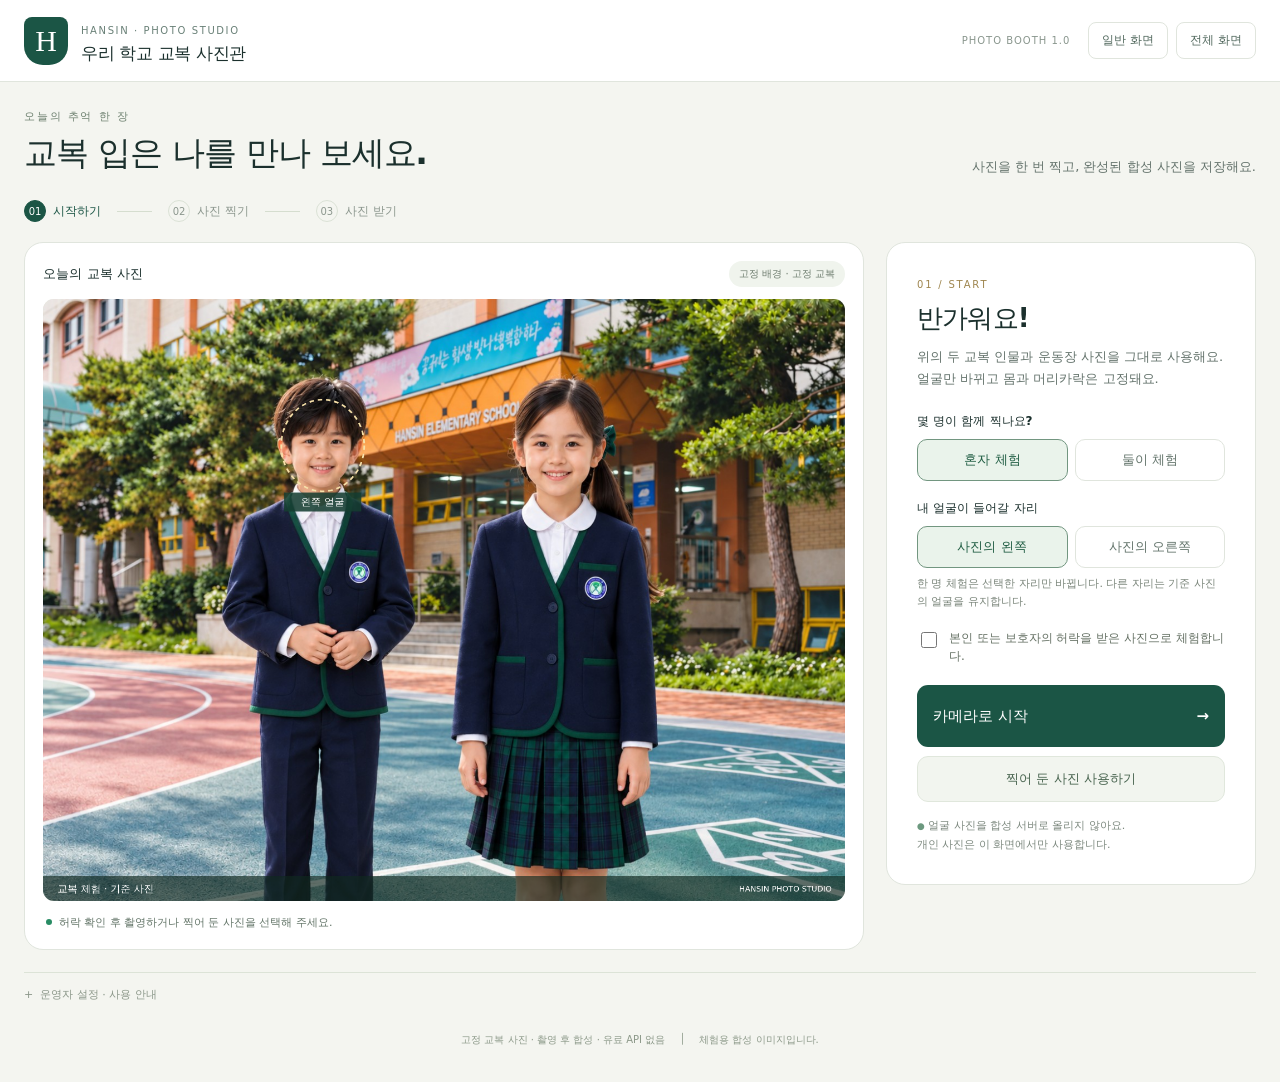
<file: index.html>
<!doctype html>
<html lang="ko">
<head>
<meta charset="utf-8">
<meta name="viewport" content="width=device-width,initial-scale=1,viewport-fit=cover">
<meta name="theme-color" content="#163d35">
<meta name="referrer" content="no-referrer">
<title>교복 사진관 · 포토 부스</title>
<link rel="stylesheet" href="assets/style.css?v=booth1">
<script src="js/compositor.js?v=booth1" defer></script>
<script src="js/app.js?v=booth1" defer></script>
</head>
<body>
<header class="topbar"><a class="brand" href="./"><span class="brandmark" aria-hidden="true">H</span><span><small>HANSIN · PHOTO STUDIO</small><strong>우리 학교 교복 사진관</strong></span></a><div class="topactions"><span class="version">PHOTO BOOTH 1.0</span><button id="mode" class="quiet">일반 화면</button><button id="fullscreen" class="quiet">전체 화면</button></div></header>
<main>
<div class="sectionhead"><div><span class="eyebrow">오늘의 추억 한 장</span><h1 id="heading">교복 입은 나를 만나 보세요.</h1></div><p id="subtitle">사진을 한 번 찍고, 완성된 합성 사진을 저장해요.</p></div>
<nav class="steps" aria-label="체험 순서"><span data-step="welcome" class="current"><b>01</b> 시작하기</span><i></i><span data-step="camera"><b>02</b> 사진 찍기</span><i></i><span data-step="result"><b>03</b> 사진 받기</span></nav>
<div class="workspace">
<section class="picture-card">
<div class="picture-top"><span id="viewLabel">오늘의 교복 사진</span><span class="pill" id="pictureTag">고정 배경 · 고정 교복</span></div>
<div class="stage" id="stage"><canvas id="result" width="1440" height="1080" aria-label="운동장 배경의 교복 합성 사진"></canvas><canvas id="guides" width="1440" height="1080" aria-label="얼굴 자리 선택"></canvas><div id="baseLoading" class="stage-cover">기준 사진을 준비하고 있어요…</div></div>
<div class="camera-stage" id="cameraStage" hidden><video id="video" playsinline autoplay muted></video><div class="face-guides" id="faceGuides"><i></i><i></i></div><span class="camera-badge">촬영 준비 화면 · 실시간 합성이 아닙니다</span><div id="countdown" hidden aria-live="assertive">3</div></div>
<div id="sourceArea" hidden><canvas id="sourceView" width="720" height="540" aria-label="촬영 원본 · 수동 얼굴 위치 지정"></canvas><p id="manualHint" class="manual-hint">화면 왼쪽 눈 → 오른쪽 눈 → 입 가운데를 차례로 눌러 주세요.</p></div>
<div class="caption"><span class="status-dot" id="dot"></span><span id="status" role="status" aria-live="polite">사진을 준비하고 있습니다.</span></div>
</section>
<aside class="control-card">
<div class="panel" id="welcomePanel">
<span class="number">01 / START</span><h2>반가워요!</h2><p class="muted">위의 두 교복 인물과 운동장 사진을 그대로 사용해요. 얼굴만 바뀌고 몸과 머리카락은 고정돼요.</p>
<fieldset><legend>몇 명이 함께 찍나요?</legend><div class="choice"><button class="selected" data-count="1" aria-pressed="true">혼자 체험</button><button data-count="2" aria-pressed="false">둘이 체험</button></div></fieldset>
<fieldset id="slotField"><legend>내 얼굴이 들어갈 자리</legend><div class="choice"><button class="selected" data-slot="0" aria-pressed="true">사진의 왼쪽</button><button data-slot="1" aria-pressed="false">사진의 오른쪽</button></div><small>한 명 체험은 선택한 자리만 바뀝니다. 다른 자리는 기준 사진의 얼굴을 유지합니다.</small></fieldset>
<label class="consent"><input type="checkbox" id="consent"><span>본인 또는 보호자의 허락을 받은 사진으로 체험합니다.</span></label>
<button id="start" class="primary large" disabled>카메라로 시작 <span>→</span></button>
<button id="upload" class="secondary">찍어 둔 사진 사용하기</button><input type="file" id="photoFile" accept="image/jpeg,image/png,image/webp,image/heic,image/heif" hidden>
<p class="privacy"><span>●</span> 얼굴 사진을 합성 서버로 올리지 않아요.<br>개인 사진은 이 화면에서만 사용합니다.</p>
</div>
<div class="panel" id="cameraPanel" hidden><span class="number">02 / CAMERA</span><h2>편안하게 웃어 주세요.</h2><p class="muted">얼굴이 안내선 안에 크게 보이게 서 주세요. 정면에서 밝게 찍을수록 경계가 자연스럽습니다.</p><p class="tip">몸 전체를 찍을 필요는 없어요.<br>얼굴과 어깨가 나오면 충분해요.</p><button id="capture" class="primary large" disabled>3초 뒤 촬영</button><div class="two"><button id="flip" class="secondary">카메라 전환</button><button id="cancel" class="secondary">취소</button></div><p class="privacy">촬영이 끝나면 카메라가 자동으로 꺼집니다.</p></div>
<div class="panel" id="processingPanel" hidden><span class="number">02 / PHOTO</span><div class="spinner" aria-hidden="true"></div><h2>사진을 맞추고 있어요.</h2><p class="muted" id="processMessage">눈·코·입의 위치를 찾는 중입니다.</p><button id="skipAuto" class="secondary">자동 인식 대신 직접 맞추기</button><button class="text-button" id="cancelProcessing">취소하고 처음으로</button></div>
<div class="panel" id="manualPanel" hidden><span class="number">02 / ALIGN</span><h2>얼굴 위치를 알려 주세요.</h2><p class="muted" id="manualDescription">자동 인식이 어려우면 촬영 사진에서 눈 두 곳과 입 한 곳을 눌러 맞출 수 있습니다.</p><div id="manualProgress" class="tip">왼쪽 눈을 눌러 주세요.</div><div class="two"><button id="undoManual" class="secondary">다시 지정</button><button id="retryAuto" class="secondary">자동 인식 다시</button></div><button id="manualCancel" class="text-button">다시 촬영하기</button></div>
<div class="panel" id="resultPanel" hidden><span class="number">03 / YOUR PHOTO</span><h2>오늘의 한 장, 완성!</h2><p class="muted" id="resultInfo">얼굴과 경계를 확인하고 저장해 주세요.</p><button id="download" class="primary large">사진 저장하기 <span>↓</span></button><div class="two"><button id="print" class="secondary">사진 인쇄</button><button id="retake" class="secondary">다시 찍기</button></div><button id="next" class="next-button">다음 체험자 시작 →</button>
<details id="adjustments"><summary>얼굴 위치 · 밝기 미세 조절</summary><label>조절할 얼굴<select id="editSlot"><option value="0">사진의 왼쪽</option><option value="1">사진의 오른쪽</option></select></label><div id="sourceChoices"></div><label>얼굴 크기 <output id="sizeValue">100%</output><input type="range" id="size" min="92" max="113" value="100"></label><label>좌우 이동 <output id="offsetXValue">0</output><input type="range" id="offsetX" min="-30" max="30" value="0"></label><label>위아래 이동 <output id="offsetYValue">0</output><input type="range" id="offsetY" min="-30" max="30" value="0"></label><label>경계 부드러움 <output id="featherValue">8%</output><input type="range" id="feather" min="2" max="20" value="8"></label><label>사진 조명에 맞추기 <output id="toneValue">40%</output><input type="range" id="tone" min="0" max="100" value="40"></label><button class="secondary" id="resetAdjust">기본값으로</button></details>
<p class="privacy">‘다음 체험자’를 누르면 이 화면의 촬영·합성 사진이 지워집니다. 이미 저장하거나 인쇄한 사진은 남습니다.</p></div>
</aside></div>
<div id="idleWarning" class="idle-warning" hidden role="status"></div>
<details class="operator"><summary>운영자 설정 · 사용 안내</summary><div class="operator-grid"><label>부스 자동 초기화<select id="idleSeconds"><option value="60">60초 동안 조작이 없으면</option><option value="90" selected>90초 동안 조작이 없으면</option><option value="120">120초 동안 조작이 없으면</option><option value="0">사용 안 함</option></select></label><label>카메라 촬영 대기<select id="countSeconds"><option value="3" selected>3초 카운트다운</option><option value="5">5초 카운트다운</option></select></label><button id="prepareModel" class="secondary">자동 인식 미리 준비</button><button id="resetAll" class="secondary">체험 데이터 지우기</button></div><p id="modelStatus">자동 인식 모델은 처음 사용할 때 인터넷에서 받습니다. 사진은 전송하지 않습니다.</p><p>고정된 두 인물의 사진에 얼굴 부분만 맞추는 방식입니다. 머리카락·귀·목·손·몸의 자세는 기준 사진에 남습니다. 정면 사진을 권장하며, 실사 AI 합성과 동일한 품질을 보장하지 않습니다.</p><p class="warning">배경은 제공된 이미지를 사용했습니다. 배경 간판에는 ‘HANYANG ELEMENTARY SCHOOL’이 표시되어 있으므로 실제 행사에 사용하기 전에 학교명과 이미지를 확인해 주세요.</p><details><summary>오류 진단 정보</summary><pre id="diagnostics">PHOTO BOOTH 1.0</pre></details></details>
<footer>고정 교복 사진 · 촬영 후 합성 · 유료 API 없음 <span>│</span> 체험용 합성 이미지입니다.</footer>
</main>
<noscript><p>이 사진관은 JavaScript가 켜진 브라우저에서 사용할 수 있습니다.</p></noscript>
</body></html>
</file>
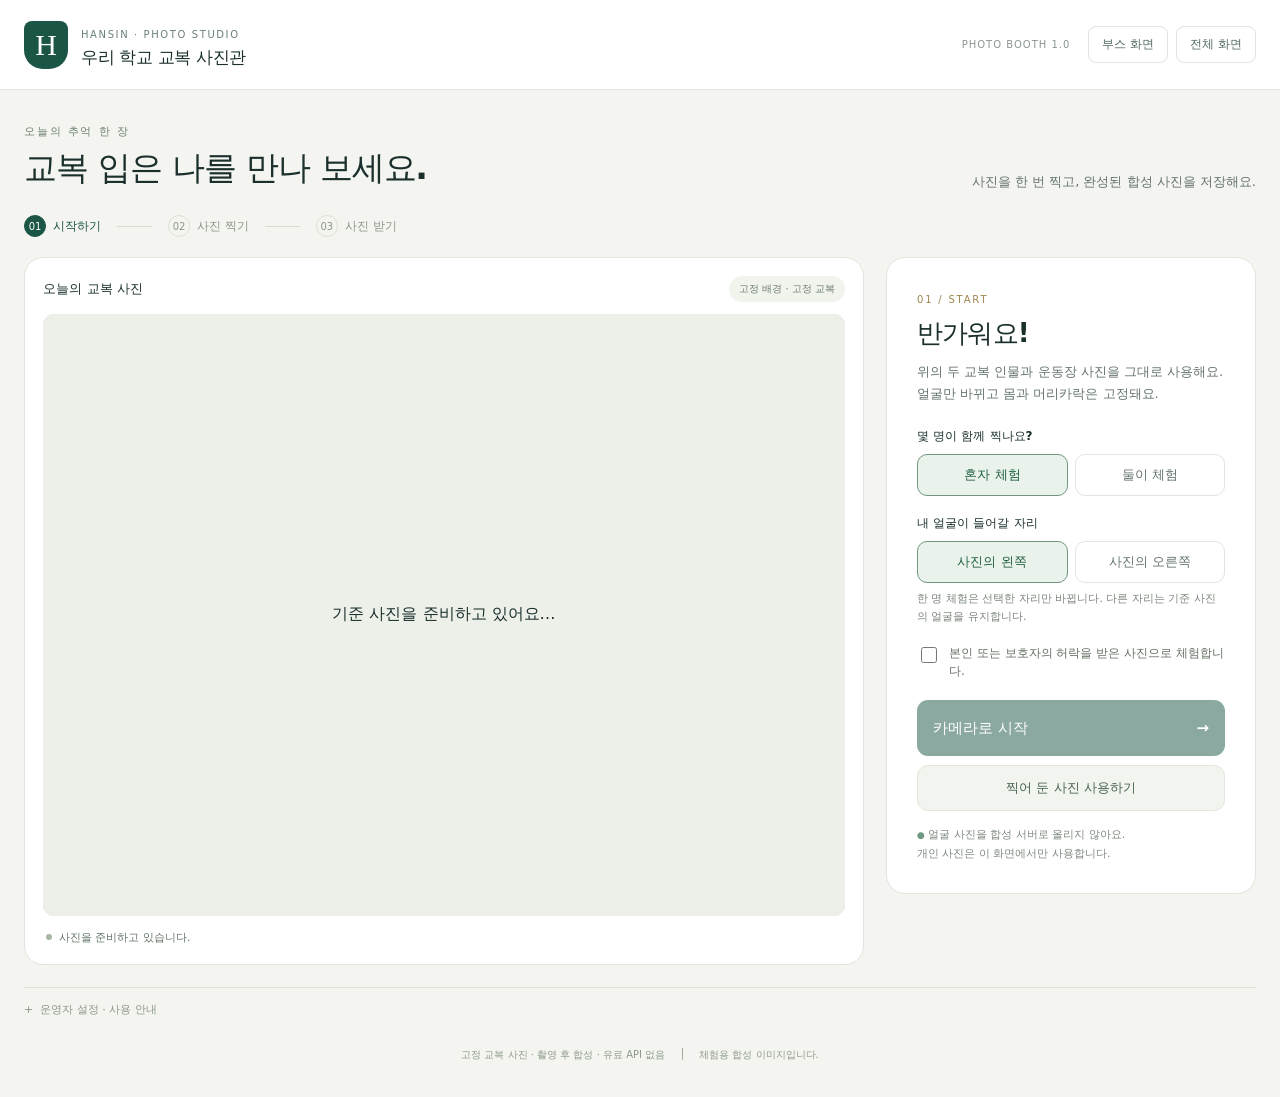
<file: studio.html>
<!doctype html><html lang="ko"><meta charset="utf-8"><meta http-equiv="refresh" content="0;url=./index.html?mode=studio"><title>Photo studio</title><a href="./index.html?mode=studio">Open Photo Studio</a></html>
</file>
<file: assets/style.css>
@charset "UTF-8";
:root{font-family:system-ui,-apple-system,'Malgun Gothic',sans-serif;color:#1b302d;background:#f4f5f0;font-synthesis:none;--green:#1b5545;--ink:#1b302d;--muted:#64736c;--line:#e0e5dd;--soft:#eef3ec;--gold:#b09154}*{box-sizing:border-box}body{margin:0}button,input,select{font:inherit}button{cursor:pointer}button:disabled{cursor:wait;opacity:.5}a{color:inherit;text-decoration:none}[hidden]{display:none!important}button:focus-visible,select:focus-visible,input:focus-visible,summary:focus-visible{outline:3px solid #b49b63;outline-offset:4px}button{transition:background .15s,transform .15s}button:active{transform:translateY(1px)}.topbar{background:#fff;border-bottom:1px solid var(--line);padding:20px max(24px,calc((100vw - 1360px)/2));display:flex;align-items:center;justify-content:space-between;gap:16px}.brand{display:flex;align-items:center;gap:13px}.brandmark{display:grid;place-items:center;width:44px;height:48px;color:#fff;background:var(--green);font-family:Georgia,serif;font-size:30px;border-radius:8px 8px 19px 19px}.brand small{font-size:10px;color:#698077;letter-spacing:1.6px;display:block;margin-bottom:3px}.brand strong{font-size:17px;letter-spacing:-.5px}.topactions{display:flex;align-items:center;gap:8px}.version{font-size:10px;letter-spacing:1px;color:#89968d;margin-right:10px}.quiet{border:1px solid var(--line);background:#fff;border-radius:8px;padding:9px 13px;font-size:12px;color:#52695e}main{max-width:1408px;margin:auto;padding:30px 24px 20px}.sectionhead{display:flex;align-items:flex-end;justify-content:space-between;gap:15px;margin-bottom:24px}.eyebrow{color:#6d806f;letter-spacing:1.8px;font-size:11px}h1{font-size:clamp(24px,2.6vw,34px);font-weight:760;letter-spacing:-1.2px;margin:7px 0 0}.sectionhead p{font-size:13px;line-height:1.5;color:var(--muted);margin:0}.steps{display:flex;align-items:center;gap:16px;margin-bottom:20px;font-size:12px;color:#8c978e}.steps span{display:flex;gap:7px;align-items:center;white-space:nowrap}.steps b{font-size:10px;border:1px solid #dbe2d6;border-radius:50%;width:22px;height:22px;display:grid;place-items:center;font-weight:500}.steps i{height:1px;width:35px;background:#d5ddcf}.steps .current{color:var(--green);font-weight:700}.steps .current b{background:var(--green);color:white;border-color:var(--green)}.workspace{display:grid;grid-template-columns:minmax(0,1fr) 350px;align-items:start;gap:22px}.picture-card,.control-card{background:white;border:1px solid var(--line);border-radius:19px;overflow:hidden}.picture-card{padding:15px}.picture-top{display:flex;align-items:center;justify-content:space-between;gap:8px;margin-bottom:12px;font-size:13px;font-weight:650}.pill{font-size:10px;color:#6d7c6e;background:#f0f4ed;border-radius:20px;padding:6px 10px;font-weight:500}.stage{position:relative;overflow:hidden;border-radius:11px;aspect-ratio:4/3;background:#e3e8dd}.stage canvas{display:block;width:100%;height:100%}#guides{position:absolute;inset:0;touch-action:none}#guides.no-interaction{pointer-events:none}.stage-cover{position:absolute;inset:0;display:grid;place-items:center;background:#ecf0e8}.caption{display:flex;align-items:flex-start;gap:7px;font-size:11px;line-height:1.6;color:#637568;min-height:30px;padding:13px 3px 0}.status-dot{width:6px;height:6px;flex:none;border-radius:50%;background:#a7b7a4;margin-top:5px}.status-dot.good{background:#288c64}.status-dot.error{background:#c7894d}.panel{padding:28px 24px}.number{font-size:10px;letter-spacing:1.8px;color:#9e854e}h2{font-size:26px;letter-spacing:-.8px;margin:9px 0 10px;font-weight:750}.muted{color:var(--muted);font-size:13px;line-height:1.7;margin:0 0 23px}fieldset{padding:0;margin:0 0 19px;border:0}legend{padding:0;margin-bottom:9px;font-size:12px;font-weight:650}small{font-size:11px;line-height:1.6;color:#7b867b;display:block;margin-top:7px}.choice{display:flex;gap:7px}.choice button{flex:1;border:1px solid var(--line);border-radius:10px;padding:11px 5px;background:#fff;color:#63746b;font-size:13px}.choice button.selected{background:#eaf3eb;color:#215e44;border:1.5px solid #729680;font-weight:750}.consent{display:flex;gap:9px;color:#647063;font-size:12px;line-height:1.5;margin:19px 0 20px}.consent input{accent-color:var(--green);margin-top:3px;width:16px;height:16px;flex-shrink:0}.primary,.secondary,.next-button{border:0;border-radius:11px;padding:13px;width:100%;font-weight:680;font-size:13px}.primary{background:var(--green);color:white;display:flex;justify-content:space-between;align-items:center}.primary:hover{background:#143e33}.large{font-size:15px;padding:17px 16px;min-height:56px}.secondary{background:#f2f5ef;border:1px solid #e0e7dc;color:#48644f;margin-top:9px}.secondary:hover{background:#e6eddf}.two{display:grid;grid-template-columns:1fr 1fr;gap:8px}.privacy{font-size:11px;line-height:1.65;color:#7d897f;margin:15px 0 0}.privacy span{color:#6c997f;font-size:9px}.next-button{background:#f4edde;color:#836733;margin-top:16px;padding:16px}.tip{font-size:13px;background:#f0f5eb;border-left:3px solid #b6c7a8;padding:16px;line-height:1.6;color:#556950;margin:20px 0}.text-button{background:none;border:0;color:#788b7a;font-size:12px;margin-top:16px;width:100%;padding:10px}.camera-stage{position:relative;background:#162d26;aspect-ratio:4/3;border-radius:11px;overflow:hidden}.camera-stage video{width:100%;height:100%;object-fit:contain;transform:scaleX(-1)}.face-guides{position:absolute;inset:0;display:flex;justify-content:center;align-items:center;gap:8%;pointer-events:none}.face-guides i{width:24%;height:47%;border:2px dashed #fff9;border-radius:50%;margin-bottom:5%;box-shadow:0 0 0 9999px #122f2615}.face-guides:not(.pair) i:first-child{width:30%;height:58%}.face-guides:not(.pair) i:nth-child(2){display:none}.camera-badge{position:absolute;bottom:15px;left:12px;background:#0c221c99;color:#fff;border-radius:20px;font-size:10px;padding:8px 12px}#countdown{position:absolute;inset:0;display:grid;place-items:center;font-weight:800;font-size:110px;color:#fff;background:#0d27294d;text-shadow:0 5px 20px #0005}.spinner{width:40px;height:40px;border:3px solid #e8ede4;border-top-color:#3c775a;border-radius:50%;margin:26px 0;animation:spin .9s linear infinite}@keyframes spin{to{transform:rotate(360deg)}}#sourceView{display:block;max-height:65vh;width:100%;height:auto;object-fit:contain;border-radius:10px;cursor:crosshair;touch-action:none}.manual-hint{background:#fff8de;color:#7b642a;padding:10px;border-radius:8px;font-size:13px}.idle-warning{position:fixed;bottom:22px;left:50%;transform:translateX(-50%);z-index:10;background:#173e35;color:white;padding:16px 28px;border-radius:40px;box-shadow:0 5px 30px #0003;font-size:13px;white-space:nowrap}details{color:#637267;font-size:12px}summary{cursor:pointer;padding:10px 0;line-height:1.5}#adjustments{border-top:1px solid var(--line);margin-top:20px;padding-top:5px}label:has(select){display:block;line-height:1.5}select{width:100%;border:1px solid #d4dfd0;border-radius:7px;background:white;padding:10px;color:#415944;margin-top:6px}#adjustments label{display:block;margin-top:14px}input[type=range]{display:block;width:100%;accent-color:var(--green);margin:10px 0}output{float:right;font-size:11px;color:#7f8a7c}.face-choice{margin:6px 4px 0 0;border:1px solid var(--line);border-radius:7px;background:#f5f7f1;padding:8px 10px;font-size:12px}.face-choice.selected{border-color:var(--green);color:var(--green)}.operator{border-top:1px solid #dce3d7;margin-top:22px;padding:4px 0}.operator>summary{font-size:11px;color:#8b9789;list-style:none}.operator>summary::before{content:'+';margin-right:7px}.operator[open]>summary::before{content:'−'}.operator-grid{display:grid;grid-template-columns:1fr 1fr 1fr 1fr;gap:13px;align-items:end;padding:10px 0}.operator p{line-height:1.65;max-width:950px;color:#7b8878;font-size:11px}.operator .warning{color:#95784c}pre{overflow-wrap:anywhere;white-space:pre-wrap;font-size:11px;background:#e9efe3;padding:12px;border-radius:9px}footer{display:flex;justify-content:center;gap:14px;color:#8c9989;font-size:10px;padding:15px 0}body.booth .topbar{padding-top:16px;padding-bottom:16px}body.booth main{padding-top:23px}.booth .panel .large{min-height:62px}:fullscreen body.booth{overflow:auto;background:#f4f5f0}:fullscreen body.booth .workspace{grid-template-columns:minmax(0,1fr) 360px}:fullscreen body.booth main{max-width:1600px}:fullscreen body.booth .stage{max-height:calc(100vh - 275px);aspect-ratio:4/3}:fullscreen body.booth .picture-card{width:100%}:fullscreen body.booth .stage canvas{object-fit:contain}:fullscreen body.booth .sectionhead{margin-bottom:16px}
@media(min-width:1250px){.workspace{grid-template-columns:minmax(0,1fr) 370px}.panel{padding:30px}.picture-card{padding:18px}.stage{max-height:none}}
@media(max-width:900px){.topbar{padding:15px 18px}.version{display:none}main{padding:22px 16px}.sectionhead{display:block}.sectionhead p{margin-top:10px}.workspace{grid-template-columns:1fr}.control-card{order:2}.panel{padding:24px}.picture-card{padding:12px}.operator-grid{grid-template-columns:1fr 1fr}:fullscreen body.booth .workspace{grid-template-columns:1fr}:fullscreen body.booth .stage{max-height:none}.booth .panel .large{min-height:56px}footer{flex-wrap:wrap;gap:7px}.sourceArea{max-height:55vh}}
@media(max-width:420px){.brand strong{font-size:14px}.brand small{font-size:8px;letter-spacing:1px}.brandmark{width:33px;height:40px;font-size:25px}.topactions{gap:5px}.quiet{padding:8px;font-size:10px}.topbar{gap:8px}.brand{gap:8px}h1{font-size:24px}.sectionhead p{font-size:12px}.steps{gap:10px}.steps i{width:20px}.pill{font-size:9px}.idle-warning{white-space:normal;width:90%;text-align:center}}
@media(prefers-reduced-motion:reduce){*{animation:none!important;transition:none!important}}
</file>
